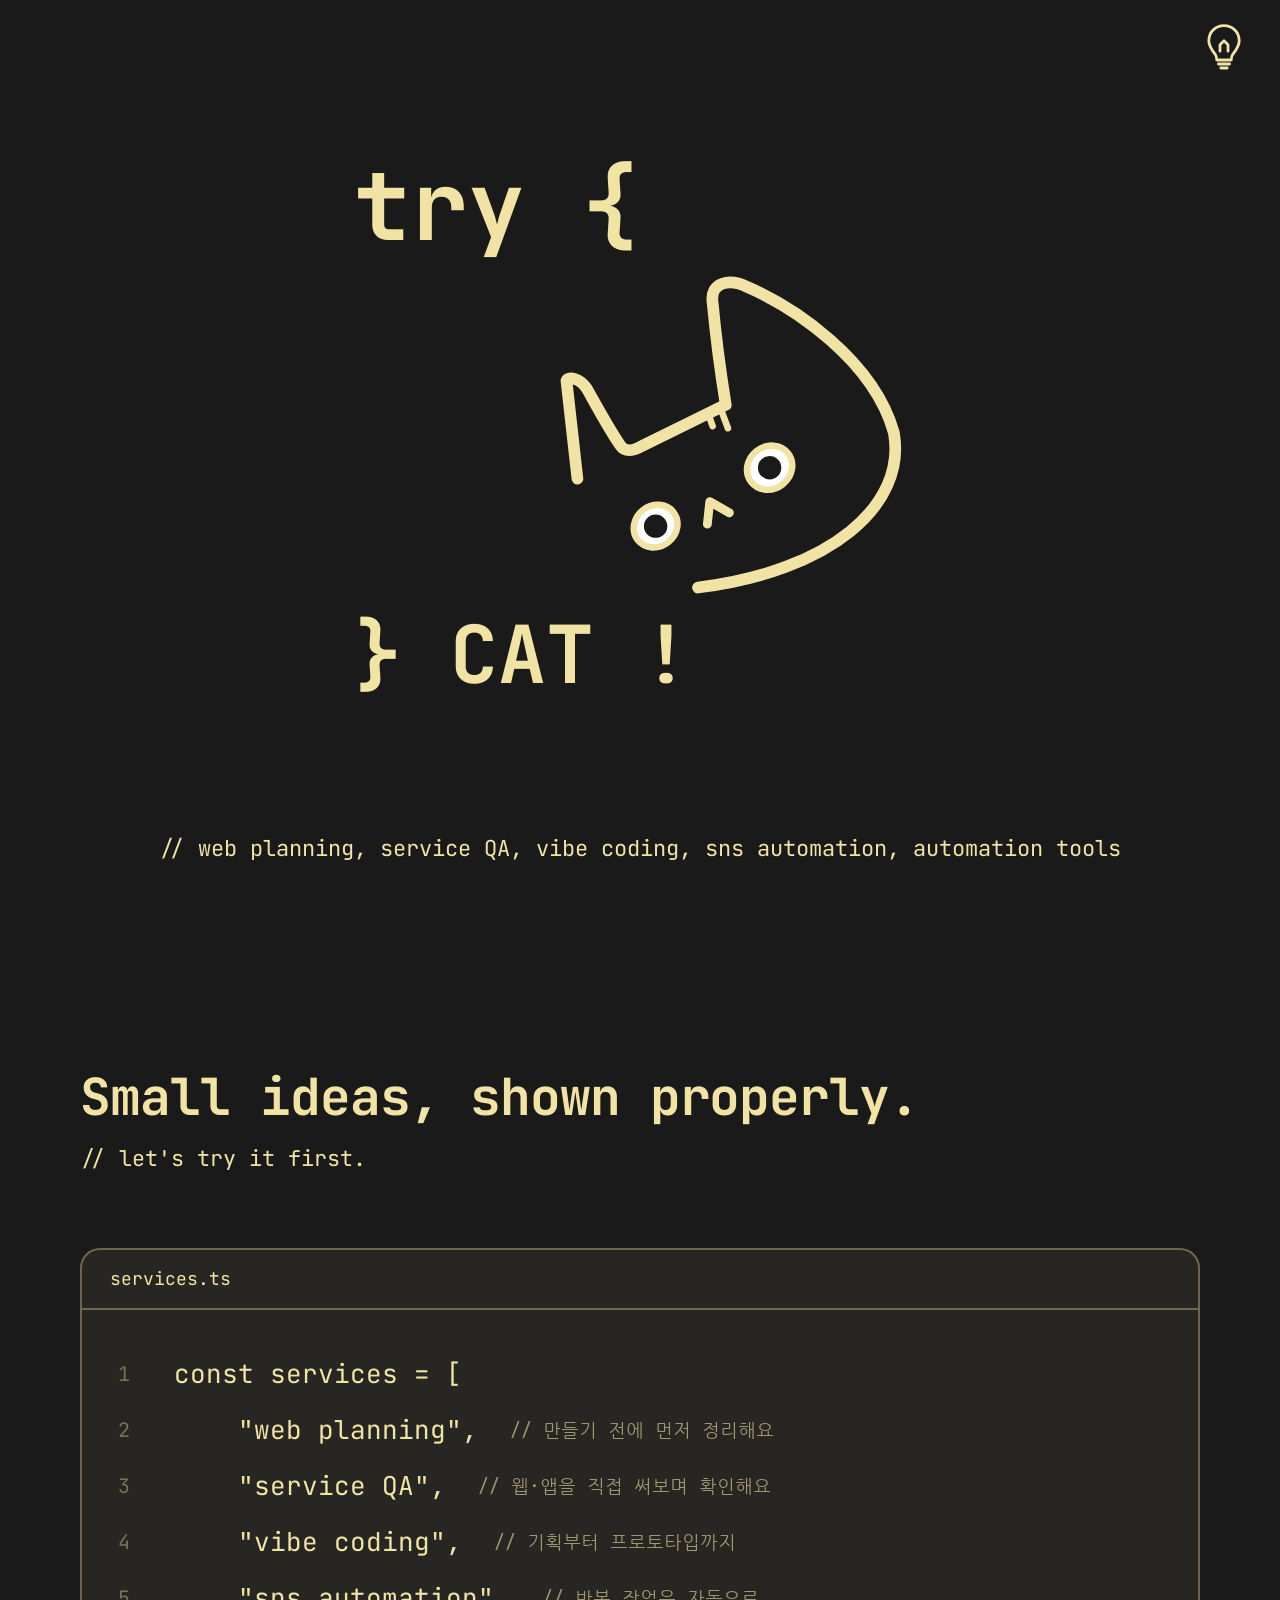
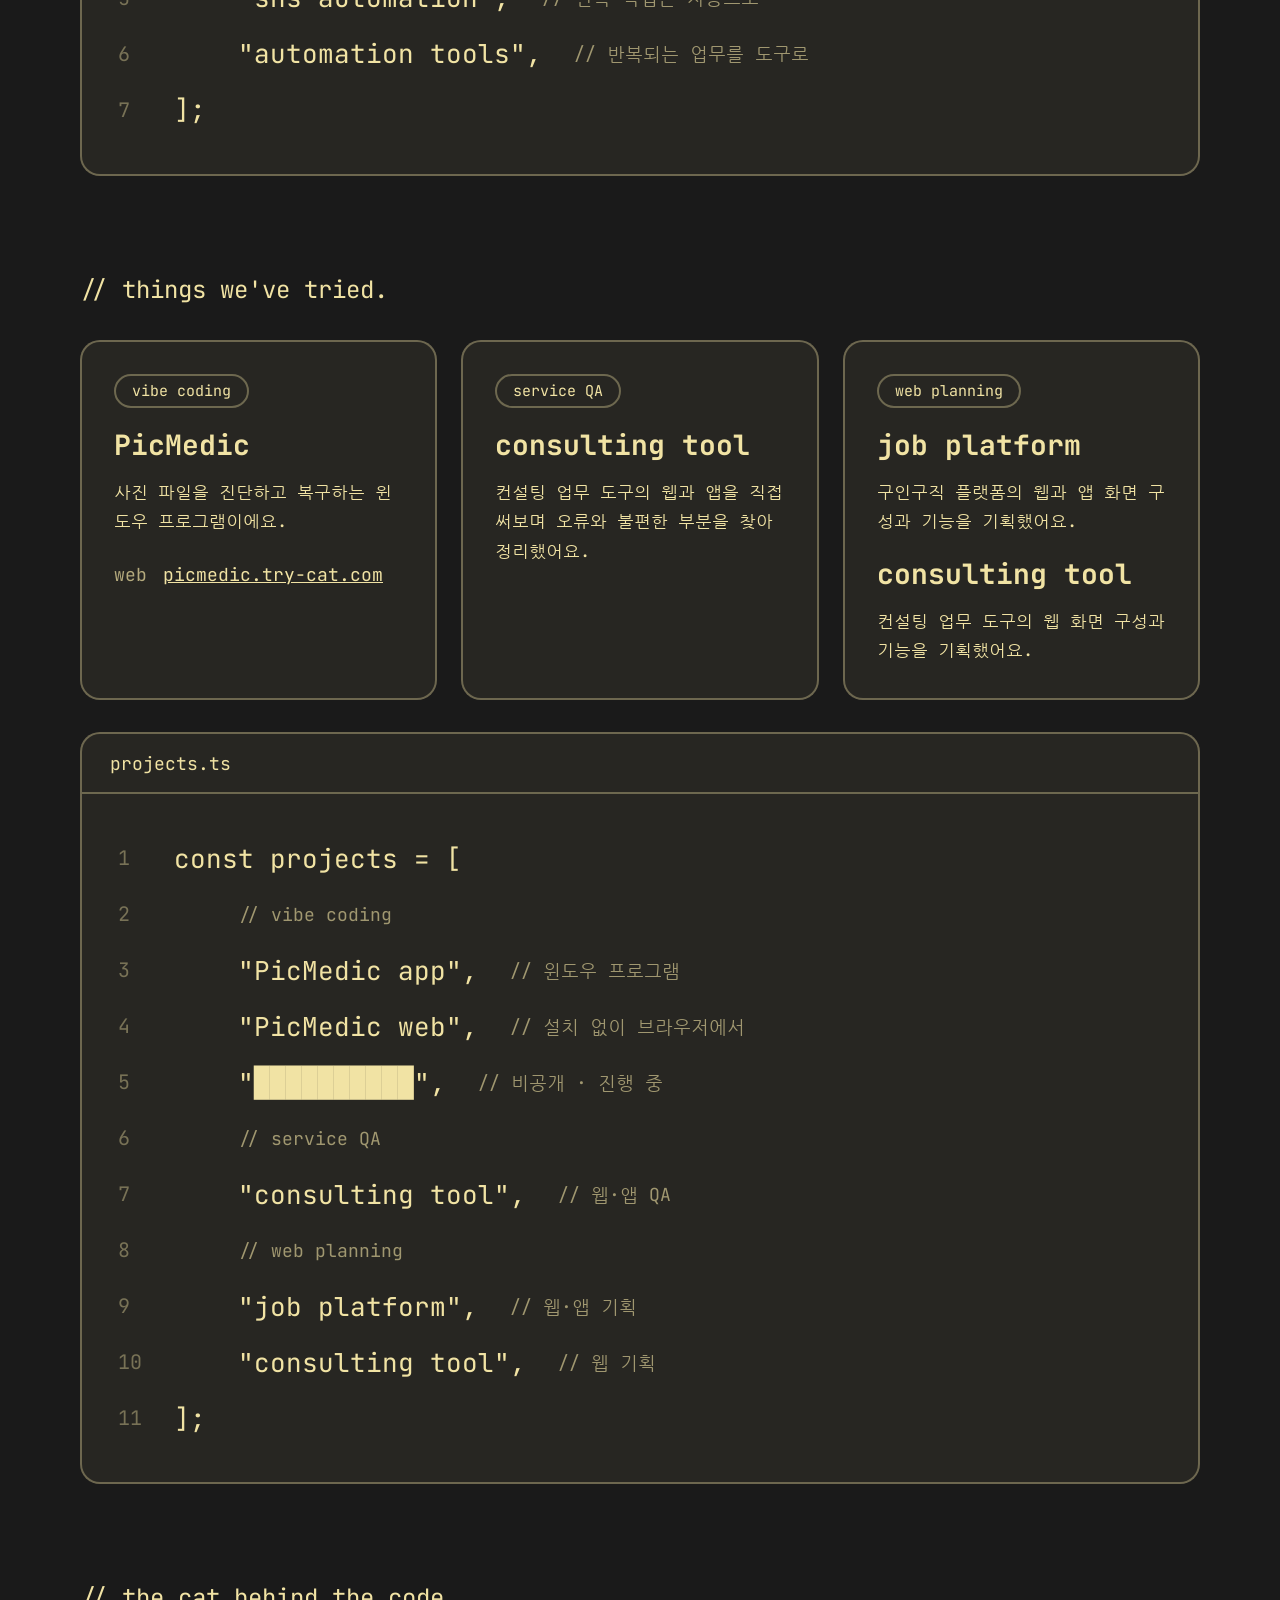
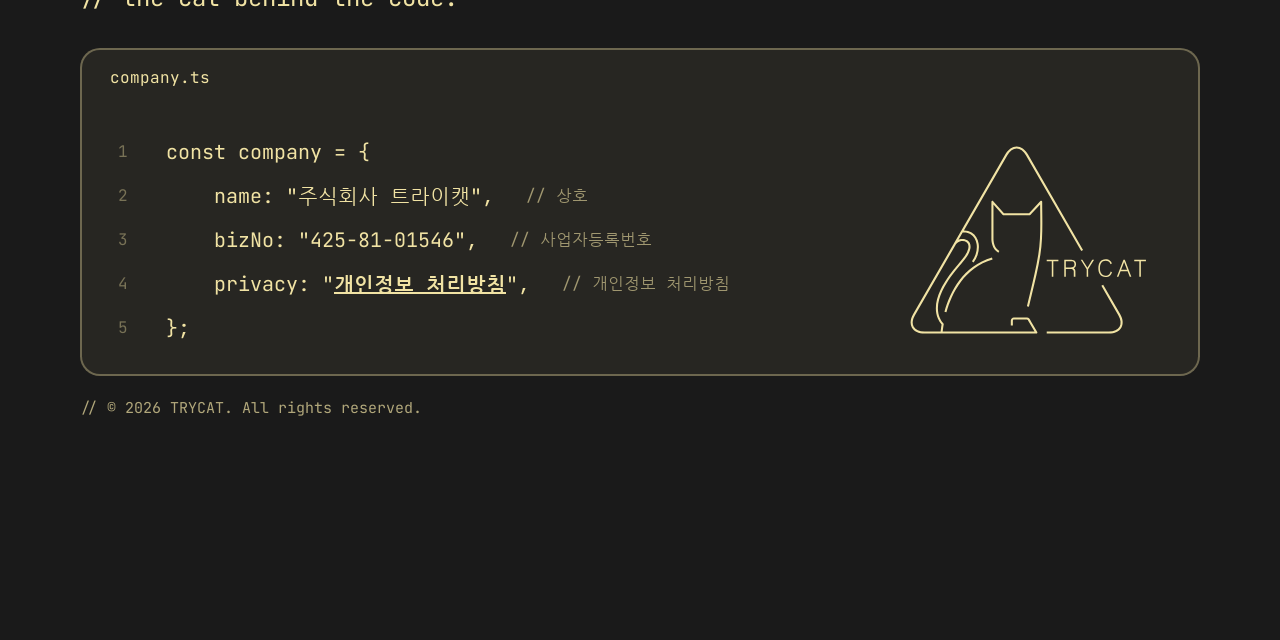
<file: index.html>
<!doctype html>
<html lang="ko" data-theme="dark">
<head>
<meta charset="utf-8">
<meta name="viewport" content="width=device-width, initial-scale=1, viewport-fit=cover">
<title>TRYCAT — small ideas, shown properly.</title>
<meta name="description" content="웹 기획, 서비스 QA, 바이브코딩, SNS 자동화, 자동화 툴. 작은 아이디어도 제대로 보여드립니다.">
<meta name="keywords" content="TRYCAT, 트라이캣, 웹 기획, 서비스 QA, 바이브코딩, SNS 자동화, 자동화 툴, PicMedic, 픽메딕">
<link rel="canonical" href="https://try-cat.com/">
<meta name="naver-site-verification" content="a7a4504d5a5f84b9ec6ec02ded72ef6a7875d18d">
<meta name="theme-color" content="#1A1A1A">
<meta property="og:type" content="website">
<meta property="og:url" content="https://try-cat.com/">
<meta property="og:site_name" content="TRYCAT">
<meta property="og:title" content="TRYCAT — small ideas, shown properly.">
<meta property="og:description" content="웹 기획, 서비스 QA, 바이브코딩, SNS 자동화, 자동화 툴. 작은 아이디어도 제대로 보여드립니다.">
<meta property="og:image" content="https://try-cat.com/assets/og-image.png">
<meta property="og:image:width" content="1200">
<meta property="og:image:height" content="630">
<meta name="twitter:card" content="summary_large_image">
<link rel="icon" href="favicon.svg" type="image/svg+xml">
<link rel="apple-touch-icon" href="apple-touch-icon.png">
<link rel="preconnect" href="https://fonts.googleapis.com">
<link rel="preconnect" href="https://fonts.gstatic.com" crossorigin>
<link rel="stylesheet" href="https://fonts.googleapis.com/css2?family=JetBrains+Mono:wght@400;700&amp;family=Nanum+Gothic+Coding:wght@400;700&amp;display=swap">
<link rel="stylesheet" href="style.css">
<script type="application/ld+json">
{"@context":"https://schema.org","@type":"Organization","name":"TRYCAT","alternateName":"트라이캣","legalName":"주식회사 트라이캣","url":"https://try-cat.com/","logo":"https://try-cat.com/apple-touch-icon.png"}
</script>
<script>try{var t=localStorage.getItem('trycat-theme');if(t==='light'||t==='dark')document.documentElement.setAttribute('data-theme',t)}catch(e){}</script>
</head>
<body>
<a class="skip" href="#main">본문으로 건너뛰기</a>
<button type="button" class="lamp" id="lamp" aria-pressed="false" aria-label="불 켜기">
<svg viewBox="-8 2 80 66" aria-hidden="true">
<path class="lp" d="M32 9 C21 9 13 17 13 28 C13 35 17 40 21 45 C23 47.5 23 50 23 52 H41 C41 50 41 47.5 43 45 C47 40 51 35 51 28 C51 17 43 9 32 9 Z"/>
<path class="lp" d="M25 57 H39 M28 62 H36"/>
<path class="lp" d="M27 41 V33 L32 28 L37 33 V41"/>
<g class="lp-on">
<path class="lp-fill" d="M32 9 C21 9 13 17 13 28 C13 35 17 40 21 45 C23 47.5 23 50 23 52 H41 C41 50 41 47.5 43 45 C47 40 51 35 51 28 C51 17 43 9 32 9 Z"/>
<path class="lp" d="M6 12 L1 8 M58 12 L63 8 M4 30 H-2 M60 30 H66 M6 46 L1 50 M58 46 L63 50"/>
</g>
</svg>
</button>

<header class="hero">
<h1 class="trycatch" aria-label="try, cat">
<span class="try">try {</span>
<svg class="cat" id="cat" viewBox="112 392 520 460" role="img" aria-label="고개를 갸웃한 고양이">
<path class="ink w16" d="M155 683 L140 549 C143 543 158 545 168 560 C182 585 198 615 214 638 C220 647 232 645 244 638 L358 582 C352 545 344 485 340 442 C336 415 362 408 388 421 C450 448 560 520 588 620 C606 720 500 810 320 832"/>
<path class="ink w9" d="M334 594 L340 611 M352 590 L361 614"/>
<g class="eyes-thin">
<ellipse class="eye w9" cx="262" cy="748" rx="40" ry="22" transform="rotate(-38 262 748)"/>
<ellipse class="eye w9" cx="418" cy="668" rx="41" ry="23" transform="rotate(-38 418 668)"/>
<g class="pupils pupils-thin">
<ellipse class="pupil" cx="262" cy="748" rx="5" ry="15" transform="rotate(-38 262 748)"/>
<ellipse class="pupil" cx="418" cy="668" rx="5" ry="15" transform="rotate(-38 418 668)"/>
</g>
</g>
<g class="eyes-round">
<ellipse class="eye w9" cx="262" cy="748" rx="31" ry="28" transform="rotate(-38 262 748)"/>
<ellipse class="eye w9" cx="418" cy="668" rx="32" ry="29" transform="rotate(-38 418 668)"/>
<g class="pupils pupils-round">
<circle class="pupil" cx="262" cy="748" r="16"/>
<circle class="pupil" cx="418" cy="668" r="16"/>
</g>
</g>
<path class="ink w12" d="M332.8 745.3 L336.1 714.4 L363 729.9"/>
</svg>
<span>} CAT !</span>
</h1>
<p class="hero-note">// web planning, service QA, vibe coding, sns automation, automation tools</p>
</header>

<main id="main">

<section class="section" aria-labelledby="t-services">
<div class="wrap">
<h2 class="title" id="t-services">Small ideas, shown properly.</h2>
<p class="lead">// let's try it first.</p>
<div class="win first only-desktop">
<div class="win-title">services.ts</div>
<div class="win-body">
<div class="cl"><span class="code">const services = [</span></div>
<div class="cl"><button type="button" class="kw" aria-describedby="sv-tip-1">"web planning",</button><span class="cm">// 만들기 전에 먼저 정리해요</span><span class="tip" role="tooltip" id="sv-tip-1">만들기 전에 먼저 정리해요. 아이디어를 화면 구성과 기능 목록으로 풀어서 무엇을 만들지 눈에 보이게 해드려요.</span></div>
<div class="cl"><button type="button" class="kw" aria-describedby="sv-tip-2">"service QA",</button><span class="cm">// 웹·앱을 직접 써보며 확인해요</span><span class="tip" role="tooltip" id="sv-tip-2">웹과 앱 서비스를 직접 써보며 확인해요. 화면과 기능의 오류, 불편한 부분을 찾아 정리해드려요.</span></div>
<div class="cl"><button type="button" class="kw" aria-describedby="sv-tip-3">"vibe coding",</button><span class="cm">// 기획부터 프로토타입까지</span><span class="tip" role="tooltip" id="sv-tip-3">프롬프트 설계부터 기획, 프로토타입까지 AI와 함께 진행해요. 아이디어를 직접 눌러볼 수 있는 결과물로 빠르게 보여드려요.</span></div>
<div class="cl"><button type="button" class="kw" aria-describedby="sv-tip-4">"sns automation",</button><span class="cm">// 반복 작업은 자동으로</span><span class="tip" role="tooltip" id="sv-tip-4">반복되는 게시와 콘텐츠 생성, 예약 게시, 채널 운영 도구의 자동화를 쉽고 간편하게 시작해보세요.</span></div>
<div class="cl"><button type="button" class="kw" aria-describedby="sv-tip-5">"automation tools",</button><span class="cm">// 반복되는 업무를 도구로</span><span class="tip" role="tooltip" id="sv-tip-5">반복되는 업무를 덜어주는 도구를 만들어요. 혼자 쓰는 업무 도구부터 눌러볼 수 있는 시제품까지 작게 시작해요.</span></div>
<div class="cl"><span class="code">];</span></div>
</div>
</div>
<div class="acc-list only-mobile">
<details class="acc" open><summary><h3>web planning</h3><span class="plus" aria-hidden="true">+</span></summary><p>만들기 전에 먼저 정리해요. 아이디어를 화면 구성과 기능 목록으로 풀어서 무엇을 만들지 눈에 보이게 해드려요.</p></details>
<details class="acc"><summary><h3>service QA</h3><span class="plus" aria-hidden="true">+</span></summary><p>웹과 앱 서비스를 직접 써보며 확인해요. 화면과 기능의 오류, 불편한 부분을 찾아 정리해드려요.</p></details>
<details class="acc"><summary><h3>vibe coding</h3><span class="plus" aria-hidden="true">+</span></summary><p>프롬프트 설계부터 기획, 프로토타입까지 AI와 함께 진행해요. 아이디어를 직접 눌러볼 수 있는 결과물로 빠르게 보여드려요.</p></details>
<details class="acc"><summary><h3>sns automation</h3><span class="plus" aria-hidden="true">+</span></summary><p>반복되는 게시와 콘텐츠 생성, 예약 게시, 채널 운영 도구의 자동화를 쉽고 간편하게 시작해보세요.</p></details>
<details class="acc"><summary><h3>automation tools</h3><span class="plus" aria-hidden="true">+</span></summary><p>반복되는 업무를 덜어주는 도구를 만들어요. 혼자 쓰는 업무 도구부터 눌러볼 수 있는 시제품까지 작게 시작해요.</p></details>
</div>
</div>
</section>

<section aria-label="레퍼런스">
<div class="wrap">
<p class="cmt">// things we've tried.</p>
<div class="cards">
<article class="card">
<div>
<span class="chip">vibe coding</span>
<h3>PicMedic</h3>
<p class="desc">사진 파일을 진단하고 복구하는 윈도우 프로그램이에요.</p>
</div>
<!-- 화면 캡처를 넣으려면: assets/picmedic.png 파일을 올리고, 아래 img 줄 앞뒤의 주석 표시를 지워주세요.
<img class="shot" src="assets/picmedic.png" alt="PicMedic 프로그램 화면">
-->
<p class="links" data-site-row="picmedicUrl"><span>web</span><a data-site="picmedicUrl" href="#"></a></p>
</article>
<article class="card">
<div>
<span class="chip">service QA</span>
<h3>consulting tool</h3>
<p class="desc">컨설팅 업무 도구의 웹과 앱을 직접 써보며 오류와 불편한 부분을 찾아 정리했어요.</p>
</div>
</article>
<article class="card">
<div>
<span class="chip">web planning</span>
<h3>job platform</h3>
<p class="desc">구인구직 플랫폼의 웹과 앱 화면 구성과 기능을 기획했어요.</p>
<h3>consulting tool</h3>
<p class="desc">컨설팅 업무 도구의 웹 화면 구성과 기능을 기획했어요.</p>
</div>
</article>
</div>
<div class="win only-desktop">
<div class="win-title">projects.ts</div>
<div class="win-body">
<div class="cl"><span class="code">const projects = [</span></div>
<div class="cl"><span class="cm grp">// vibe coding</span></div>
<div class="cl"><button type="button" class="kw" aria-describedby="pj-tip-1">"PicMedic app",</button><span class="cm">// 윈도우 프로그램</span><span class="tip" role="tooltip" id="pj-tip-1">사진 파일을 진단하고 복구하는 윈도우 프로그램이에요.</span></div>
<div class="cl"><button type="button" class="kw" aria-describedby="pj-tip-2">"PicMedic web",</button><span class="cm">// 설치 없이 브라우저에서</span><span class="tip" role="tooltip" id="pj-tip-2">설치 없이 브라우저에서 바로 쓰는 웹 버전이에요.</span></div>
<div class="cl"><button type="button" class="kw" aria-describedby="pj-tip-3">"██████████",</button><span class="cm">// 비공개 · 진행 중</span><span class="tip" role="tooltip" id="pj-tip-3">아직 공개할 수 없는 프로젝트를 만들고 있어요.</span></div>
<div class="cl"><span class="cm grp">// service QA</span></div>
<div class="cl"><button type="button" class="kw" aria-describedby="pj-tip-4">"consulting tool",</button><span class="cm">// 웹·앱 QA</span><span class="tip" role="tooltip" id="pj-tip-4">컨설팅 업무 도구의 웹과 앱을 직접 써보며 오류와 불편한 부분을 찾아 정리했어요.</span></div>
<div class="cl"><span class="cm grp">// web planning</span></div>
<div class="cl"><button type="button" class="kw" aria-describedby="pj-tip-5">"job platform",</button><span class="cm">// 웹·앱 기획</span><span class="tip" role="tooltip" id="pj-tip-5">구인구직 플랫폼의 웹과 앱 화면 구성과 기능을 기획했어요.</span></div>
<div class="cl"><button type="button" class="kw" aria-describedby="pj-tip-6">"consulting tool",</button><span class="cm">// 웹 기획</span><span class="tip" role="tooltip" id="pj-tip-6">컨설팅 업무 도구의 웹 화면 구성과 기능을 기획했어요.</span></div>
<div class="cl"><span class="code">];</span></div>
</div>
</div>
</div>
</section>

<section aria-label="문의" data-site-row="email">
<div class="wrap">
<p class="cmt">// got a small idea? leave it here.</p>

<div class="win only-desktop" style="margin-top:32px">
<div class="win-title">inquiry.ts</div>
<div class="win-body">
<div class="cl"><span class="code">const inquiry = {</span></div>
<div class="field"><label class="k" for="f-name">name:</label><span class="q">"</span><input class="in" id="f-name" type="text" autocomplete="name" placeholder="이름"><span class="q">",</span></div>
<div class="field"><label class="k" for="f-email">email:</label><span class="q">"</span><input class="in" id="f-email" type="email" autocomplete="email" placeholder="이메일 주소"><span class="q">",</span></div>
<div class="field top"><label class="k" for="f-idea">idea:</label><span class="q">"</span><textarea class="in" id="f-idea" rows="3" placeholder="어떤 아이디어인가요?"></textarea><span class="q">",</span></div>
<div class="cl"><span class="code">};</span></div>
<div class="field send-line"><button type="button" class="send" id="send">try { send(inquiry) }</button><span class="hint">// 누르면 메일 앱이 열려요</span></div>
<div class="cl status-line" role="status" aria-live="polite"><span class="txt" id="status-text"></span><button type="button" class="lnk" id="reset" hidden>reset</button></div>
</div>
</div>

<p class="contact-line only-mobile"><span>contact</span><a data-site="email" href="#"></a></p>
</div>
</section>

</main>

<footer class="footer">
<div class="wrap">
<p class="cmt">// the cat behind the code.</p>

<div class="win only-desktop">
<div class="win-title plain">company.ts</div>
<div class="company">
<div class="lines">
<div class="cl"><span class="code">const company = {</span></div>
<div class="cl" data-site-row="company"><span class="code indent">name: "<span data-site="company"></span>",</span><span class="cm">// 상호</span></div>
<div class="cl" data-site-row="bizNo"><span class="code indent">bizNo: "<span data-site="bizNo"></span>",</span><span class="cm">// 사업자등록번호</span></div>
<div class="cl"><span class="code indent">privacy: "<a href="privacy_policy.html"><strong>개인정보 처리방침</strong></a>",</span><span class="cm">// 개인정보 처리방침</span></div>
<div class="cl" data-site-row="email"><span class="code indent">email: "<a data-site="email" href="#"></a>",</span><span class="cm">// 문의</span></div>
<div class="cl"><span class="code">};</span></div>
</div>
<div class="logo-panel">
<svg class="logo" viewBox="177 222 445 355" role="img" aria-label="TRYCAT 로고">
<path class="lg" d="M 443.617188 468.09375 L 446.464844 468.09375 L 446.464844 439.179688 L 455.878906 439.179688 L 455.878906 436.449219 L 434.203125 436.449219 L 434.203125 439.179688 L 443.617188 439.179688 Z M 443.617188 468.09375"/>
<path class="lg" d="M 478.238281 451.117188 L 469.621094 451.117188 L 469.621094 439.179688 L 477.527344 439.179688 C 478.375 439.179688 479.117188 439.199219 479.75 439.238281 C 480.371094 439.28125 480.875 439.324219 481.222656 439.375 C 484.292969 439.933594 485.726562 441.78125 485.726562 445.1875 C 485.726562 449.234375 483.34375 451.117188 478.238281 451.117188 M 488.574219 445.0625 C 488.574219 441.734375 487.457031 439.355469 485.25 437.984375 C 483.574219 436.96875 480.972656 436.449219 477.527344 436.449219 L 466.773438 436.449219 L 466.773438 468.09375 L 469.621094 468.09375 L 469.621094 453.804688 L 478.03125 453.804688 C 480.007812 453.804688 481.453125 454.03125 482.328125 454.480469 C 483.375 455.015625 484.039062 456.097656 484.296875 457.675781 C 484.324219 457.886719 484.347656 458.222656 484.359375 458.679688 C 484.375 459.164062 484.382812 459.808594 484.382812 460.613281 L 484.382812 468.09375 L 487.449219 468.09375 L 487.398438 461.621094 C 487.398438 457.847656 487.371094 457.699219 487.355469 457.648438 C 487.121094 455.148438 486.125 453.40625 484.398438 452.460938 C 487.167969 451.027344 488.574219 448.539062 488.574219 445.0625"/>
<path class="lg" d="M 497.347656 436.449219 L 508.292969 454.015625 L 508.292969 468.09375 L 511.105469 468.09375 L 510.996094 454.472656 L 522.042969 436.449219 L 520.742188 436.453125 L 518.570312 436.789062 L 509.75 451.242188 L 500.21875 436.449219 Z M 497.347656 436.449219"/>
<path class="lg" d="M 543.214844 468.679688 C 546.738281 468.679688 549.644531 467.703125 551.839844 465.769531 C 553.476562 464.3125 554.597656 462.46875 555.238281 460.015625 L 555.3125 459.738281 L 552.777344 458.429688 L 552.5625 459.3125 C 552.128906 461.144531 551.226562 462.660156 549.894531 463.8125 C 548.160156 465.316406 545.839844 466.078125 543.003906 466.078125 C 539.523438 466.078125 536.871094 464.636719 535.121094 461.789062 C 533.597656 459.367188 532.828125 456.1875 532.828125 452.335938 C 532.828125 448.507812 533.625 445.300781 535.203125 442.796875 C 537.035156 439.882812 539.65625 438.464844 543.214844 438.464844 C 548.011719 438.464844 550.96875 440.339844 552.246094 444.191406 L 552.503906 444.988281 L 554.828125 443.785156 L 555 443.347656 L 554.890625 443.054688 C 554.210938 441.175781 553.070312 439.613281 551.515625 438.414062 C 549.328125 436.664062 546.617188 435.777344 543.46875 435.777344 C 538.839844 435.777344 535.304688 437.492188 532.957031 440.878906 C 530.953125 443.816406 529.9375 447.671875 529.9375 452.335938 C 529.9375 457.003906 530.925781 460.800781 532.878906 463.621094 C 535.195312 466.976562 538.667969 468.679688 543.214844 468.679688"/>
<path class="lg" d="M 572.203125 455.109375 L 577.753906 440.785156 L 583.199219 455.109375 Z M 576.476562 436.449219 L 564.28125 468.09375 L 567.191406 468.09375 L 571.144531 457.796875 L 584.242188 457.796875 L 588.152344 468.09375 L 591.058594 468.09375 L 579.050781 436.449219 Z M 576.476562 436.449219"/>
<path class="lg" d="M 596.511719 436.449219 L 596.511719 439.179688 L 605.921875 439.179688 L 605.921875 468.09375 L 608.769531 468.09375 L 608.769531 439.179688 L 618.183594 439.179688 L 618.183594 436.449219 Z M 596.511719 436.449219"/>
<path class="lg" d="M 538.851562 482.941406 L 535.535156 484.859375 L 566.976562 539.316406 C 571.714844 547.53125 572.523438 555.175781 569.253906 560.847656 C 565.976562 566.519531 558.949219 569.640625 549.46875 569.640625 L 434.203125 569.640625 L 434.203125 573.472656 L 549.46875 573.472656 C 560.378906 573.472656 568.582031 569.671875 572.570312 562.761719 C 576.558594 555.855469 575.75 546.847656 570.292969 537.402344 Z M 538.851562 482.941406"/>
<path class="lg" d="M 425.835938 329.203125 C 425.835938 328.414062 425.351562 327.707031 424.617188 327.417969 C 423.886719 327.128906 423.054688 327.320312 422.515625 327.894531 L 401.492188 350.496094 L 354.9375 350.496094 L 334.996094 327.933594 C 334.46875 327.335938 333.632812 327.128906 332.878906 327.410156 C 332.136719 327.691406 331.644531 328.40625 331.644531 329.203125 L 331.644531 397.09375 C 331.609375 397.871094 330.9375 416.179688 344.507812 423.6875 L 346.363281 420.335938 C 334.890625 413.992188 335.46875 397.433594 335.476562 397.183594 L 335.476562 334.265625 L 352.636719 353.679688 C 353 354.09375 353.519531 354.328125 354.070312 354.328125 L 402.328125 354.328125 C 402.859375 354.328125 403.367188 354.105469 403.730469 353.714844 L 422.015625 334.0625 C 422.039062 339.222656 422.097656 344.367188 422.15625 349.5 C 422.457031 375.90625 422.738281 400.84375 418.664062 426.570312 C 414.765625 451.175781 408.792969 475.828125 403.019531 499.671875 C 401.152344 507.390625 399.28125 515.109375 397.476562 522.839844 L 401.210938 523.710938 C 403.011719 515.992188 404.882812 508.285156 406.746094 500.574219 C 412.539062 476.660156 418.523438 451.929688 422.449219 427.167969 C 426.578125 401.121094 426.277344 374.859375 425.988281 349.457031 C 425.914062 342.730469 425.835938 335.980469 425.835938 329.203125"/>
<path class="lg" d="M 244.59375 533.0625 L 248.28125 534.105469 C 258.554688 497.792969 281.730469 451.304688 333.796875 436.058594 L 332.71875 432.378906 C 278.972656 448.121094 255.128906 495.820312 244.59375 533.0625"/>
<path class="lg" d="M 187.636719 560.847656 C 184.363281 555.175781 185.167969 547.53125 189.910156 539.320312 L 265.628906 408.171875 C 267.792969 405.035156 271.722656 402.667969 275.902344 401.992188 C 279.542969 401.394531 282.933594 402.121094 285.453125 404.03125 C 289.875 407.382812 289.425781 412.953125 288.761719 415.980469 C 286.613281 425.785156 279.683594 433.726562 272.984375 441.40625 L 270.410156 444.367188 C 264.75 450.953125 258.898438 457.757812 253.585938 465.328125 C 238.746094 486.460938 220.421875 517.828125 232.5625 546.082031 C 234.175781 549.832031 236.421875 553.441406 239.238281 556.828125 C 238.226562 562.839844 237.734375 567.316406 237.515625 569.640625 L 207.417969 569.640625 C 197.933594 569.640625 190.910156 566.519531 187.636719 560.847656 M 404.851562 550.640625 C 404.613281 550.242188 404.386719 549.785156 404.144531 549.3125 C 403.015625 547.085938 401.3125 543.722656 397.53125 543.671875 L 373.328125 543.671875 C 370.160156 543.671875 367.65625 546.1875 367.625 549.425781 C 367.617188 552.527344 367.613281 555.609375 367.636719 558.585938 L 371.46875 558.558594 C 371.445312 555.59375 371.453125 552.519531 371.460938 549.4375 C 371.472656 548.355469 372.289062 547.507812 373.328125 547.507812 L 397.507812 547.507812 C 398.84375 547.523438 399.648438 548.917969 400.726562 551.042969 C 401.003906 551.597656 401.277344 552.128906 401.554688 552.59375 L 411.640625 569.640625 L 241.371094 569.640625 C 241.609375 567.171875 242.132812 562.589844 243.164062 556.59375 C 243.261719 556.03125 243.101562 555.453125 242.726562 555.015625 C 239.890625 551.730469 237.65625 548.214844 236.085938 544.570312 C 224.703125 518.078125 242.410156 487.914062 256.722656 467.53125 C 261.929688 460.117188 267.71875 453.382812 273.320312 446.867188 L 275.871094 443.921875 C 282.890625 435.882812 290.148438 427.566406 292.503906 416.800781 C 293.96875 410.132812 292.238281 404.367188 287.765625 400.976562 C 284.40625 398.425781 279.96875 397.449219 275.285156 398.203125 C 273.65625 398.46875 272.078125 398.953125 270.582031 399.589844 L 278.316406 386.195312 C 283.679688 385.554688 288.863281 386.652344 292.972656 389.355469 C 299.074219 393.375 302.960938 399.660156 304.207031 407.542969 C 305.90625 418.238281 302.542969 430.726562 295.644531 439.359375 L 298.640625 441.75 C 306.179688 432.316406 309.851562 418.652344 307.996094 406.941406 C 306.574219 397.96875 302.105469 390.78125 295.082031 386.15625 C 290.929688 383.421875 285.902344 382.078125 280.625 382.195312 L 360.933594 243.09375 C 365.675781 234.882812 371.894531 230.359375 378.441406 230.359375 C 384.988281 230.359375 391.207031 234.882812 395.949219 243.09375 L 498.238281 420.257812 L 501.554688 418.339844 L 399.269531 241.179688 C 393.8125 231.730469 386.417969 226.527344 378.441406 226.527344 C 370.46875 226.527344 363.070312 231.730469 357.613281 241.179688 L 186.589844 537.402344 C 181.136719 546.847656 180.328125 555.855469 184.316406 562.761719 C 188.300781 569.671875 196.507812 573.472656 207.417969 573.472656 L 415 573.472656 C 415.691406 573.472656 416.324219 573.105469 416.667969 572.507812 C 417.007812 571.910156 417 571.171875 416.652344 570.582031 Z M 404.851562 550.640625"/>
</svg>
</div>
</div>
</div>

<div class="only-mobile" style="margin-top:24px">
<svg class="logo" viewBox="177 222 445 355" role="img" aria-label="TRYCAT 로고">
<path class="lg" d="M 443.617188 468.09375 L 446.464844 468.09375 L 446.464844 439.179688 L 455.878906 439.179688 L 455.878906 436.449219 L 434.203125 436.449219 L 434.203125 439.179688 L 443.617188 439.179688 Z M 443.617188 468.09375"/>
<path class="lg" d="M 478.238281 451.117188 L 469.621094 451.117188 L 469.621094 439.179688 L 477.527344 439.179688 C 478.375 439.179688 479.117188 439.199219 479.75 439.238281 C 480.371094 439.28125 480.875 439.324219 481.222656 439.375 C 484.292969 439.933594 485.726562 441.78125 485.726562 445.1875 C 485.726562 449.234375 483.34375 451.117188 478.238281 451.117188 M 488.574219 445.0625 C 488.574219 441.734375 487.457031 439.355469 485.25 437.984375 C 483.574219 436.96875 480.972656 436.449219 477.527344 436.449219 L 466.773438 436.449219 L 466.773438 468.09375 L 469.621094 468.09375 L 469.621094 453.804688 L 478.03125 453.804688 C 480.007812 453.804688 481.453125 454.03125 482.328125 454.480469 C 483.375 455.015625 484.039062 456.097656 484.296875 457.675781 C 484.324219 457.886719 484.347656 458.222656 484.359375 458.679688 C 484.375 459.164062 484.382812 459.808594 484.382812 460.613281 L 484.382812 468.09375 L 487.449219 468.09375 L 487.398438 461.621094 C 487.398438 457.847656 487.371094 457.699219 487.355469 457.648438 C 487.121094 455.148438 486.125 453.40625 484.398438 452.460938 C 487.167969 451.027344 488.574219 448.539062 488.574219 445.0625"/>
<path class="lg" d="M 497.347656 436.449219 L 508.292969 454.015625 L 508.292969 468.09375 L 511.105469 468.09375 L 510.996094 454.472656 L 522.042969 436.449219 L 520.742188 436.453125 L 518.570312 436.789062 L 509.75 451.242188 L 500.21875 436.449219 Z M 497.347656 436.449219"/>
<path class="lg" d="M 543.214844 468.679688 C 546.738281 468.679688 549.644531 467.703125 551.839844 465.769531 C 553.476562 464.3125 554.597656 462.46875 555.238281 460.015625 L 555.3125 459.738281 L 552.777344 458.429688 L 552.5625 459.3125 C 552.128906 461.144531 551.226562 462.660156 549.894531 463.8125 C 548.160156 465.316406 545.839844 466.078125 543.003906 466.078125 C 539.523438 466.078125 536.871094 464.636719 535.121094 461.789062 C 533.597656 459.367188 532.828125 456.1875 532.828125 452.335938 C 532.828125 448.507812 533.625 445.300781 535.203125 442.796875 C 537.035156 439.882812 539.65625 438.464844 543.214844 438.464844 C 548.011719 438.464844 550.96875 440.339844 552.246094 444.191406 L 552.503906 444.988281 L 554.828125 443.785156 L 555 443.347656 L 554.890625 443.054688 C 554.210938 441.175781 553.070312 439.613281 551.515625 438.414062 C 549.328125 436.664062 546.617188 435.777344 543.46875 435.777344 C 538.839844 435.777344 535.304688 437.492188 532.957031 440.878906 C 530.953125 443.816406 529.9375 447.671875 529.9375 452.335938 C 529.9375 457.003906 530.925781 460.800781 532.878906 463.621094 C 535.195312 466.976562 538.667969 468.679688 543.214844 468.679688"/>
<path class="lg" d="M 572.203125 455.109375 L 577.753906 440.785156 L 583.199219 455.109375 Z M 576.476562 436.449219 L 564.28125 468.09375 L 567.191406 468.09375 L 571.144531 457.796875 L 584.242188 457.796875 L 588.152344 468.09375 L 591.058594 468.09375 L 579.050781 436.449219 Z M 576.476562 436.449219"/>
<path class="lg" d="M 596.511719 436.449219 L 596.511719 439.179688 L 605.921875 439.179688 L 605.921875 468.09375 L 608.769531 468.09375 L 608.769531 439.179688 L 618.183594 439.179688 L 618.183594 436.449219 Z M 596.511719 436.449219"/>
<path class="lg" d="M 538.851562 482.941406 L 535.535156 484.859375 L 566.976562 539.316406 C 571.714844 547.53125 572.523438 555.175781 569.253906 560.847656 C 565.976562 566.519531 558.949219 569.640625 549.46875 569.640625 L 434.203125 569.640625 L 434.203125 573.472656 L 549.46875 573.472656 C 560.378906 573.472656 568.582031 569.671875 572.570312 562.761719 C 576.558594 555.855469 575.75 546.847656 570.292969 537.402344 Z M 538.851562 482.941406"/>
<path class="lg" d="M 425.835938 329.203125 C 425.835938 328.414062 425.351562 327.707031 424.617188 327.417969 C 423.886719 327.128906 423.054688 327.320312 422.515625 327.894531 L 401.492188 350.496094 L 354.9375 350.496094 L 334.996094 327.933594 C 334.46875 327.335938 333.632812 327.128906 332.878906 327.410156 C 332.136719 327.691406 331.644531 328.40625 331.644531 329.203125 L 331.644531 397.09375 C 331.609375 397.871094 330.9375 416.179688 344.507812 423.6875 L 346.363281 420.335938 C 334.890625 413.992188 335.46875 397.433594 335.476562 397.183594 L 335.476562 334.265625 L 352.636719 353.679688 C 353 354.09375 353.519531 354.328125 354.070312 354.328125 L 402.328125 354.328125 C 402.859375 354.328125 403.367188 354.105469 403.730469 353.714844 L 422.015625 334.0625 C 422.039062 339.222656 422.097656 344.367188 422.15625 349.5 C 422.457031 375.90625 422.738281 400.84375 418.664062 426.570312 C 414.765625 451.175781 408.792969 475.828125 403.019531 499.671875 C 401.152344 507.390625 399.28125 515.109375 397.476562 522.839844 L 401.210938 523.710938 C 403.011719 515.992188 404.882812 508.285156 406.746094 500.574219 C 412.539062 476.660156 418.523438 451.929688 422.449219 427.167969 C 426.578125 401.121094 426.277344 374.859375 425.988281 349.457031 C 425.914062 342.730469 425.835938 335.980469 425.835938 329.203125"/>
<path class="lg" d="M 244.59375 533.0625 L 248.28125 534.105469 C 258.554688 497.792969 281.730469 451.304688 333.796875 436.058594 L 332.71875 432.378906 C 278.972656 448.121094 255.128906 495.820312 244.59375 533.0625"/>
<path class="lg" d="M 187.636719 560.847656 C 184.363281 555.175781 185.167969 547.53125 189.910156 539.320312 L 265.628906 408.171875 C 267.792969 405.035156 271.722656 402.667969 275.902344 401.992188 C 279.542969 401.394531 282.933594 402.121094 285.453125 404.03125 C 289.875 407.382812 289.425781 412.953125 288.761719 415.980469 C 286.613281 425.785156 279.683594 433.726562 272.984375 441.40625 L 270.410156 444.367188 C 264.75 450.953125 258.898438 457.757812 253.585938 465.328125 C 238.746094 486.460938 220.421875 517.828125 232.5625 546.082031 C 234.175781 549.832031 236.421875 553.441406 239.238281 556.828125 C 238.226562 562.839844 237.734375 567.316406 237.515625 569.640625 L 207.417969 569.640625 C 197.933594 569.640625 190.910156 566.519531 187.636719 560.847656 M 404.851562 550.640625 C 404.613281 550.242188 404.386719 549.785156 404.144531 549.3125 C 403.015625 547.085938 401.3125 543.722656 397.53125 543.671875 L 373.328125 543.671875 C 370.160156 543.671875 367.65625 546.1875 367.625 549.425781 C 367.617188 552.527344 367.613281 555.609375 367.636719 558.585938 L 371.46875 558.558594 C 371.445312 555.59375 371.453125 552.519531 371.460938 549.4375 C 371.472656 548.355469 372.289062 547.507812 373.328125 547.507812 L 397.507812 547.507812 C 398.84375 547.523438 399.648438 548.917969 400.726562 551.042969 C 401.003906 551.597656 401.277344 552.128906 401.554688 552.59375 L 411.640625 569.640625 L 241.371094 569.640625 C 241.609375 567.171875 242.132812 562.589844 243.164062 556.59375 C 243.261719 556.03125 243.101562 555.453125 242.726562 555.015625 C 239.890625 551.730469 237.65625 548.214844 236.085938 544.570312 C 224.703125 518.078125 242.410156 487.914062 256.722656 467.53125 C 261.929688 460.117188 267.71875 453.382812 273.320312 446.867188 L 275.871094 443.921875 C 282.890625 435.882812 290.148438 427.566406 292.503906 416.800781 C 293.96875 410.132812 292.238281 404.367188 287.765625 400.976562 C 284.40625 398.425781 279.96875 397.449219 275.285156 398.203125 C 273.65625 398.46875 272.078125 398.953125 270.582031 399.589844 L 278.316406 386.195312 C 283.679688 385.554688 288.863281 386.652344 292.972656 389.355469 C 299.074219 393.375 302.960938 399.660156 304.207031 407.542969 C 305.90625 418.238281 302.542969 430.726562 295.644531 439.359375 L 298.640625 441.75 C 306.179688 432.316406 309.851562 418.652344 307.996094 406.941406 C 306.574219 397.96875 302.105469 390.78125 295.082031 386.15625 C 290.929688 383.421875 285.902344 382.078125 280.625 382.195312 L 360.933594 243.09375 C 365.675781 234.882812 371.894531 230.359375 378.441406 230.359375 C 384.988281 230.359375 391.207031 234.882812 395.949219 243.09375 L 498.238281 420.257812 L 501.554688 418.339844 L 399.269531 241.179688 C 393.8125 231.730469 386.417969 226.527344 378.441406 226.527344 C 370.46875 226.527344 363.070312 231.730469 357.613281 241.179688 L 186.589844 537.402344 C 181.136719 546.847656 180.328125 555.855469 184.316406 562.761719 C 188.300781 569.671875 196.507812 573.472656 207.417969 573.472656 L 415 573.472656 C 415.691406 573.472656 416.324219 573.105469 416.667969 572.507812 C 417.007812 571.910156 417 571.171875 416.652344 570.582031 Z M 404.851562 550.640625"/>
</svg>
<div class="plain-info">
<div data-site-row="company"><span>상호</span><span data-site="company"></span></div>
<div data-site-row="bizNo"><span>사업자등록번호</span><span data-site="bizNo"></span></div>
<div><span>개인정보</span><a href="privacy_policy.html"><strong>개인정보 처리방침</strong></a></div>
<div data-site-row="email"><span>이메일</span><a data-site="email" href="#"></a></div>
</div>
</div>

<p class="copy">// © 2026 TRYCAT. All rights reserved.</p>
</div>
</footer>

<div class="catcorner" aria-hidden="true"><img src="assets/cat-photo.png" alt="" width="320" height="271"></div>

<script src="config.js"></script>
<script src="script.js"></script>
</body>
</html>
</file>
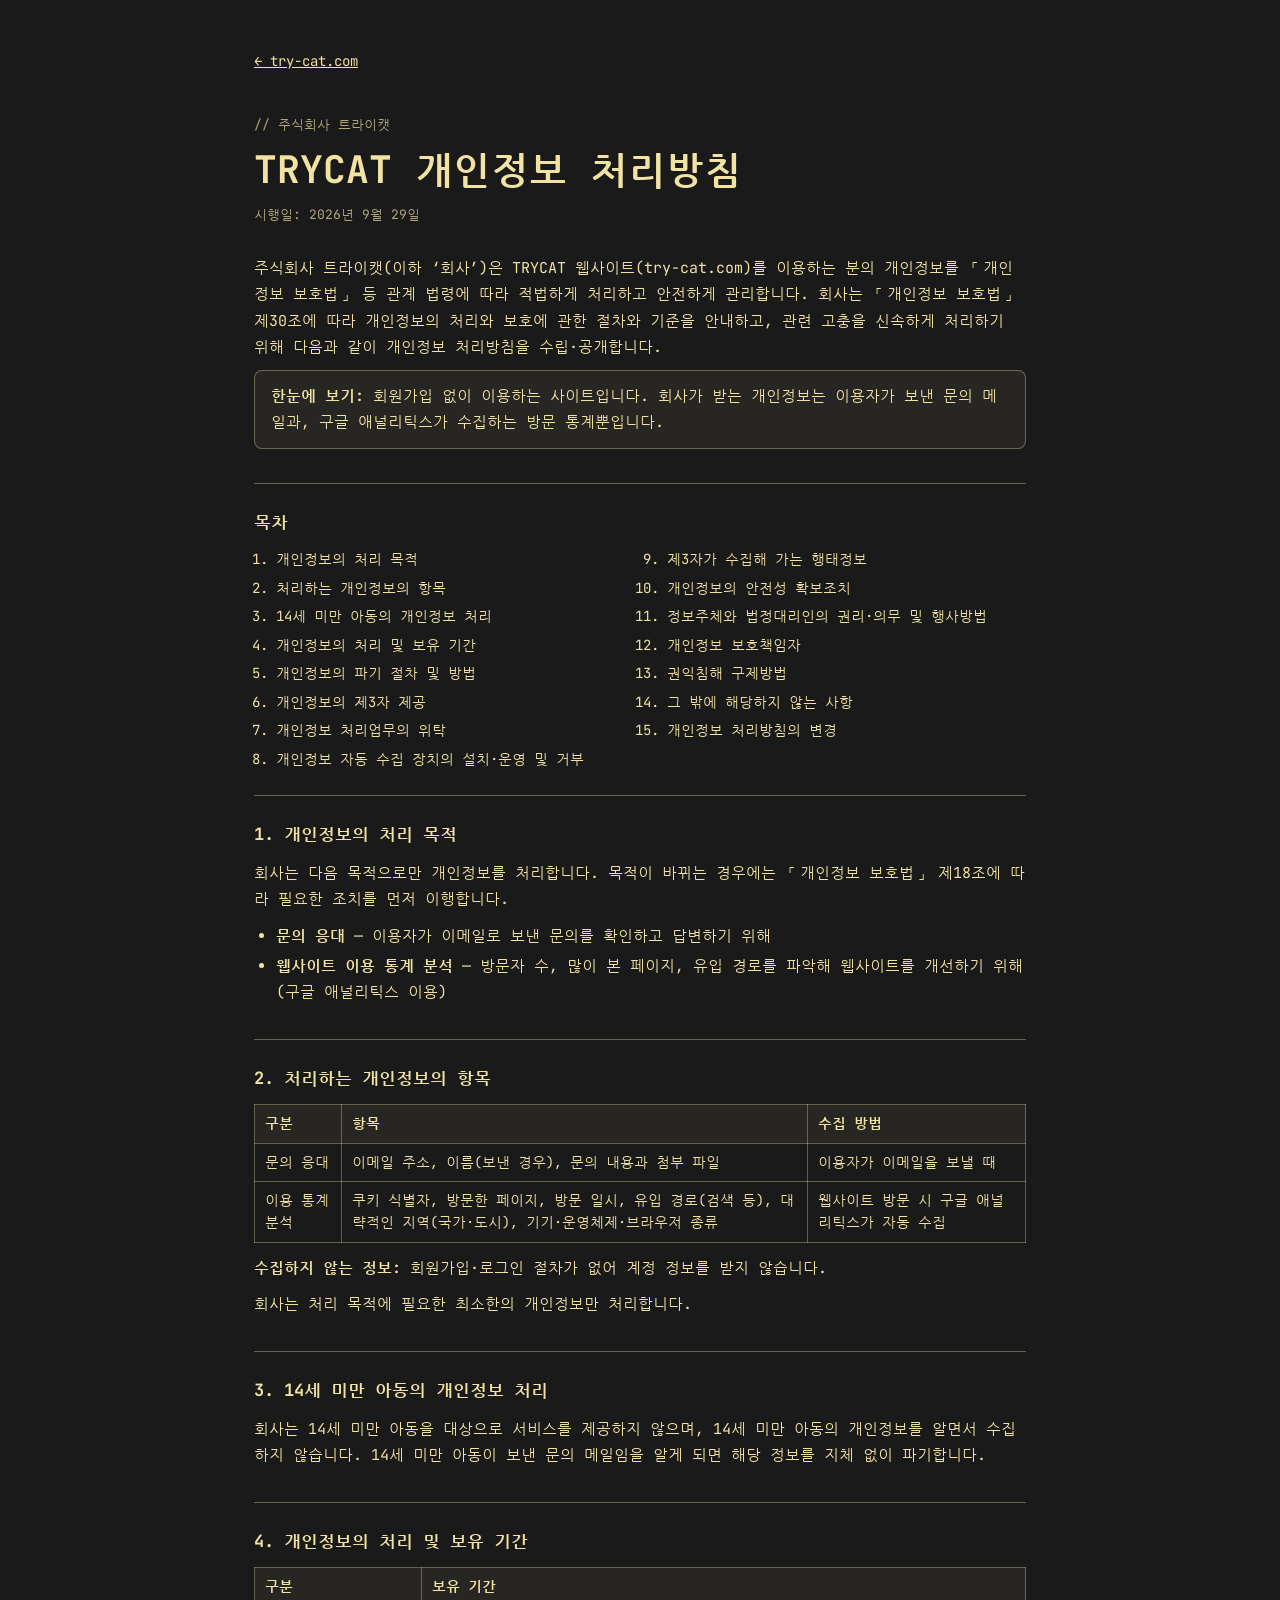
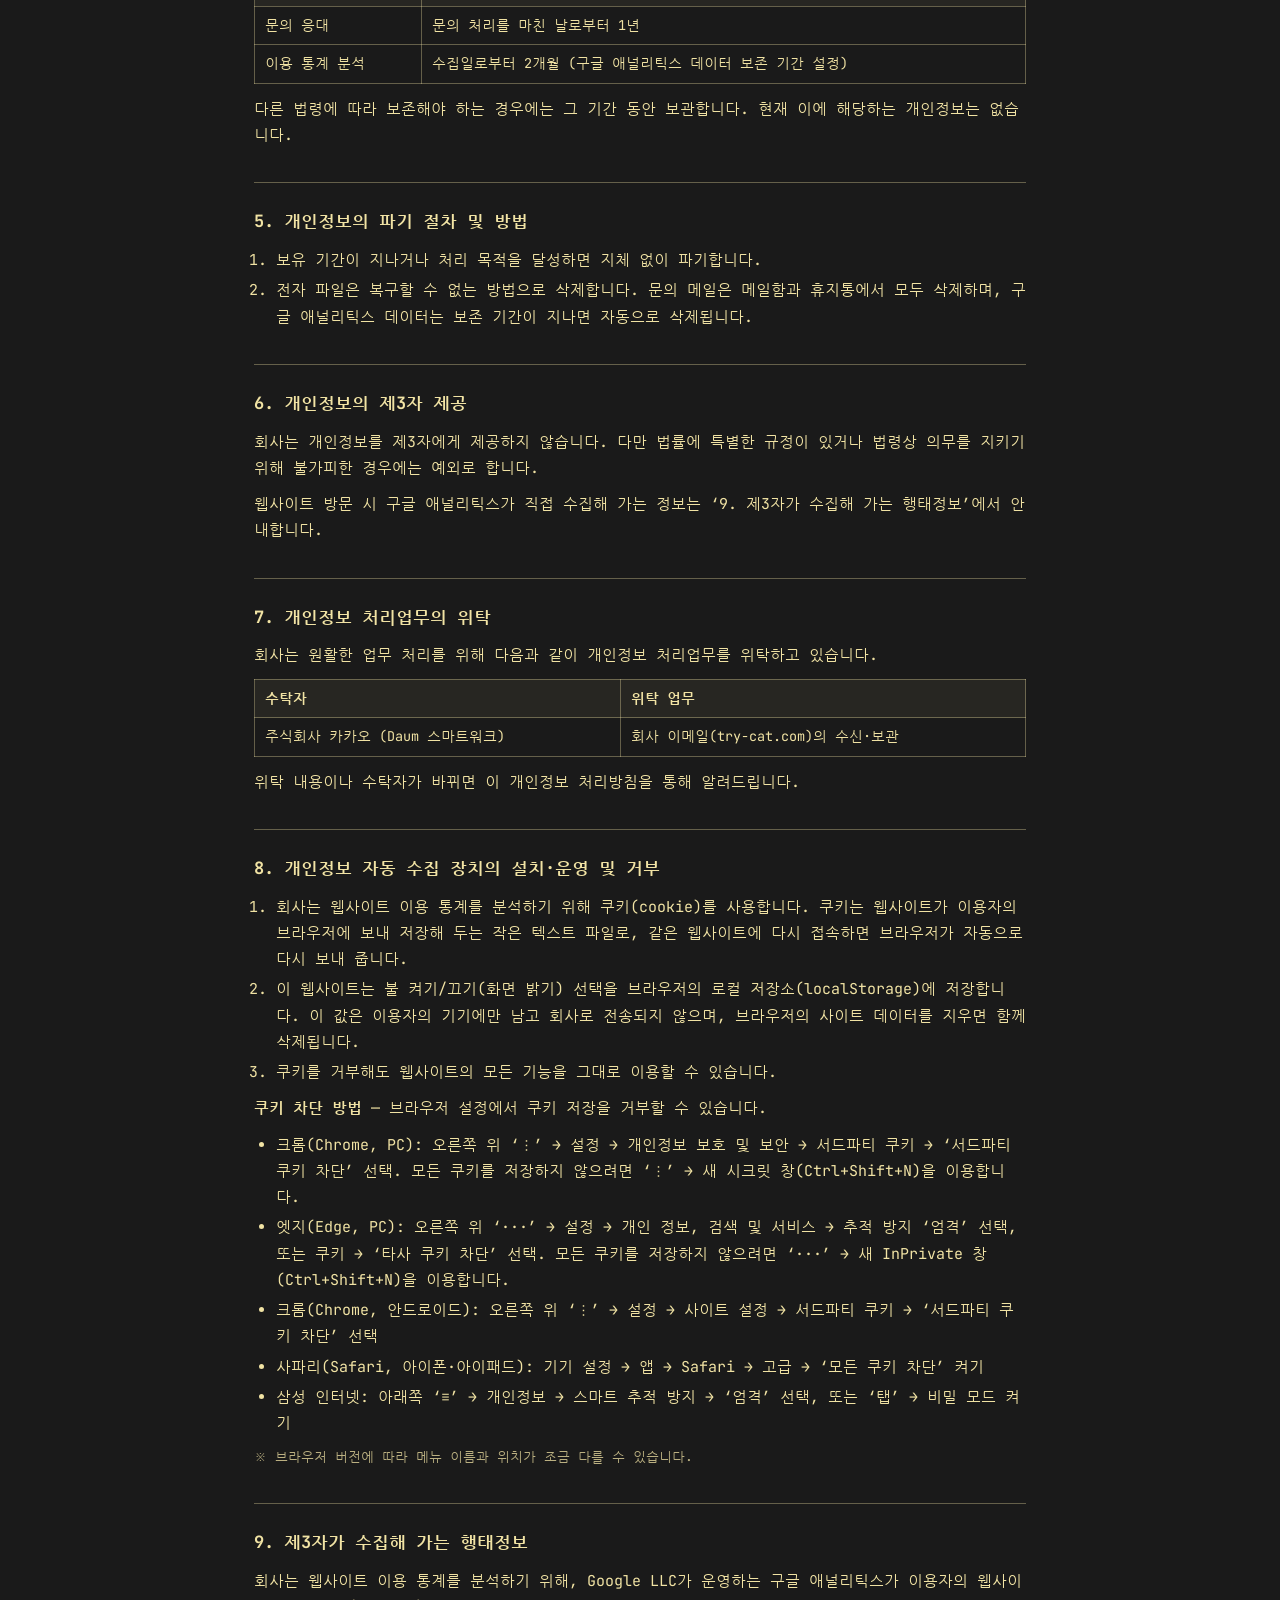
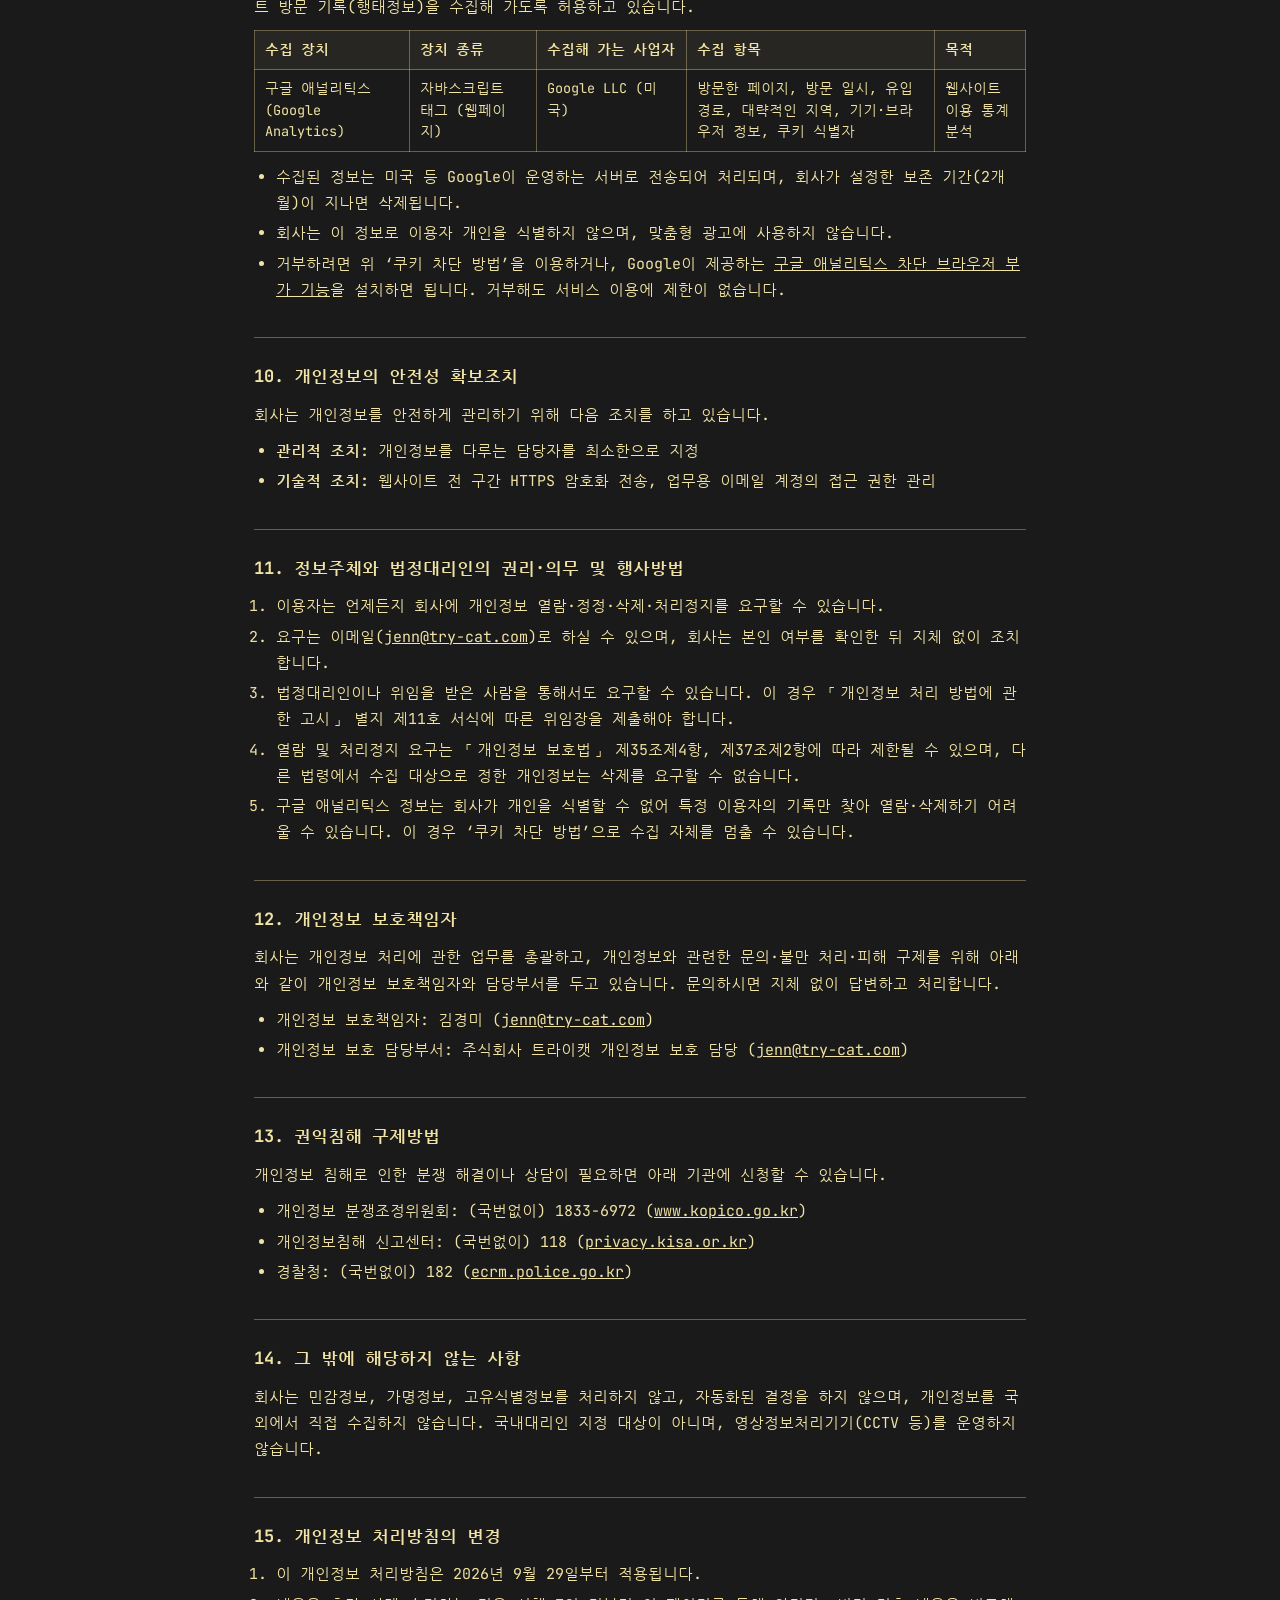
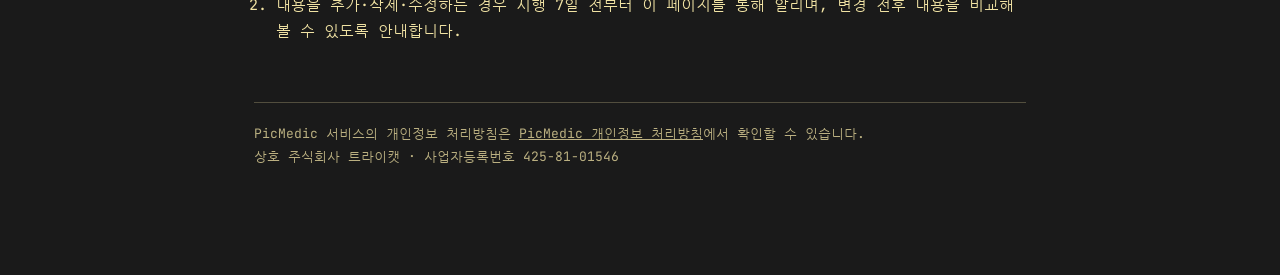
<file: privacy_policy.html>
<!doctype html>
<html lang="ko" data-theme="dark">
<head>
<meta charset="utf-8">
<meta name="viewport" content="width=device-width, initial-scale=1, viewport-fit=cover">
<title>TRYCAT 개인정보 처리방침</title>
<meta name="description" content="주식회사 트라이캣(TRYCAT) 웹사이트 개인정보 처리방침 — 문의 메일과 구글 애널리틱스 방문 통계만 처리합니다.">
<link rel="canonical" href="https://try-cat.com/privacy_policy.html">
<meta name="theme-color" content="#1A1A1A">
<link rel="icon" href="favicon.svg" type="image/svg+xml">
<link rel="apple-touch-icon" href="apple-touch-icon.png">
<link rel="stylesheet" href="https://fonts.googleapis.com/css2?family=JetBrains+Mono:wght@400;700&amp;family=Nanum+Gothic+Coding:wght@400;700&amp;display=swap">
<script>try{var t=localStorage.getItem('trycat-theme');if(t==='light'||t==='dark')document.documentElement.setAttribute('data-theme',t)}catch(e){}</script>
<style>
:root{--ground:#1A1A1A;--ink:#F1E3A4;--line:rgba(241,227,164,.35);--card:rgba(241,227,164,.06)}
[data-theme="light"]{--ground:#F1E3A4;--ink:#1A1A1A;--line:rgba(26,26,26,.3);--card:rgba(26,26,26,.06)}
*{box-sizing:border-box}
html{background:var(--ground);-webkit-text-size-adjust:100%}
body{margin:0;background:var(--ground);color:var(--ink);font-family:'JetBrains Mono','Nanum Gothic Coding',ui-monospace,Menlo,Consolas,monospace;font-size:15px;line-height:1.75}
a{color:inherit}
:focus-visible{outline:3px solid currentColor;outline-offset:4px;border-radius:4px}
.wrap{max-width:820px;margin:0 auto;padding:48px 24px 96px}
.back{font-size:14px}
.eyebrow{margin:40px 0 8px;font-size:13px;opacity:.7}
h1{margin:0;font-size:clamp(26px,5vw,38px);line-height:1.3}
.updated{margin:10px 0 0;font-size:13px;opacity:.7}
section,.toc{border-top:1px solid var(--line);padding:24px 0;scroll-margin-top:16px}
.intro{border-top:none;padding-top:28px}
h2{margin:0 0 10px;font-size:17px}
p{margin:0 0 10px}
ul,ol{margin:0 0 10px;padding-left:22px}
li{margin-bottom:4px}
.summary{background:var(--card);border:1px solid var(--line);border-radius:8px;padding:12px 16px}
.note{font-size:13px;opacity:.75}
.toc ol{margin:0;columns:2;column-gap:32px}
.toc li{break-inside:avoid;font-size:14px}
.toc a{text-decoration:none}
.toc a:hover,.toc a:focus-visible{text-decoration:underline}
.tablewrap{overflow-x:auto;margin:0 0 12px}
table{width:100%;border-collapse:collapse;font-size:13.5px;line-height:1.6}
th,td{border:1px solid var(--line);padding:8px 10px;text-align:left;vertical-align:top}
th{background:var(--card);white-space:nowrap}
.foot{margin-top:24px;border-top:1px solid var(--line);padding-top:20px;font-size:13px;opacity:.75}
@media (max-width:600px){.toc ol{columns:1}body{font-size:14px}}
</style>
</head>
<body>
<main class="wrap">
<a class="back" href="./">← try-cat.com</a>
<p class="eyebrow">// 주식회사 트라이캣</p>
<h1>TRYCAT 개인정보 처리방침</h1>
<p class="updated">시행일: 2026년 9월 29일</p>
<section class="intro">
  <p>주식회사 트라이캣(이하 ‘회사’)은 TRYCAT 웹사이트(try-cat.com)를 이용하는 분의 개인정보를 「개인정보 보호법」 등 관계 법령에 따라 적법하게 처리하고 안전하게 관리합니다. 회사는 「개인정보 보호법」 제30조에 따라 개인정보의 처리와 보호에 관한 절차와 기준을 안내하고, 관련 고충을 신속하게 처리하기 위해 다음과 같이 개인정보 처리방침을 수립·공개합니다.</p>
  <p class="summary"><strong>한눈에 보기:</strong> 회원가입 없이 이용하는 사이트입니다. 회사가 받는 개인정보는 이용자가 보낸 문의 메일과, 구글 애널리틱스가 수집하는 방문 통계뿐입니다.</p>
</section>
<nav class="toc" aria-label="목차">
  <h2>목차</h2>
  <ol>
    <li><a href="#s1">개인정보의 처리 목적</a></li>
    <li><a href="#s2">처리하는 개인정보의 항목</a></li>
    <li><a href="#s3">14세 미만 아동의 개인정보 처리</a></li>
    <li><a href="#s4">개인정보의 처리 및 보유 기간</a></li>
    <li><a href="#s5">개인정보의 파기 절차 및 방법</a></li>
    <li><a href="#s6">개인정보의 제3자 제공</a></li>
    <li><a href="#s7">개인정보 처리업무의 위탁</a></li>
    <li><a href="#s8">개인정보 자동 수집 장치의 설치·운영 및 거부</a></li>
    <li><a href="#s9">제3자가 수집해 가는 행태정보</a></li>
    <li><a href="#s10">개인정보의 안전성 확보조치</a></li>
    <li><a href="#s11">정보주체와 법정대리인의 권리·의무 및 행사방법</a></li>
    <li><a href="#s12">개인정보 보호책임자</a></li>
    <li><a href="#s13">권익침해 구제방법</a></li>
    <li><a href="#s14">그 밖에 해당하지 않는 사항</a></li>
    <li><a href="#s15">개인정보 처리방침의 변경</a></li>
  </ol>
</nav>
<section id="s1">
  <h2>1. 개인정보의 처리 목적</h2>
  <p>회사는 다음 목적으로만 개인정보를 처리합니다. 목적이 바뀌는 경우에는 「개인정보 보호법」 제18조에 따라 필요한 조치를 먼저 이행합니다.</p>
  <ul>
    <li><strong>문의 응대</strong> — 이용자가 이메일로 보낸 문의를 확인하고 답변하기 위해</li>
    <li><strong>웹사이트 이용 통계 분석</strong> — 방문자 수, 많이 본 페이지, 유입 경로를 파악해 웹사이트를 개선하기 위해 (구글 애널리틱스 이용)</li>
  </ul>
</section>
<section id="s2">
  <h2>2. 처리하는 개인정보의 항목</h2>
  <div class="tablewrap"><table>
    <thead><tr><th>구분</th><th>항목</th><th>수집 방법</th></tr></thead>
    <tbody>
      <tr><td>문의 응대</td><td>이메일 주소, 이름(보낸 경우), 문의 내용과 첨부 파일</td><td>이용자가 이메일을 보낼 때</td></tr>
      <tr><td>이용 통계 분석</td><td>쿠키 식별자, 방문한 페이지, 방문 일시, 유입 경로(검색 등), 대략적인 지역(국가·도시), 기기·운영체제·브라우저 종류</td><td>웹사이트 방문 시 구글 애널리틱스가 자동 수집</td></tr>
    </tbody>
  </table></div>
  <p><strong>수집하지 않는 정보:</strong> 회원가입·로그인 절차가 없어 계정 정보를 받지 않습니다.</p>
  <p>회사는 처리 목적에 필요한 최소한의 개인정보만 처리합니다.</p>
</section>
<section id="s3">
  <h2>3. 14세 미만 아동의 개인정보 처리</h2>
  <p>회사는 14세 미만 아동을 대상으로 서비스를 제공하지 않으며, 14세 미만 아동의 개인정보를 알면서 수집하지 않습니다. 14세 미만 아동이 보낸 문의 메일임을 알게 되면 해당 정보를 지체 없이 파기합니다.</p>
</section>
<section id="s4">
  <h2>4. 개인정보의 처리 및 보유 기간</h2>
  <div class="tablewrap"><table>
    <thead><tr><th>구분</th><th>보유 기간</th></tr></thead>
    <tbody>
      <tr><td>문의 응대</td><td>문의 처리를 마친 날로부터 1년</td></tr>
      <tr><td>이용 통계 분석</td><td>수집일로부터 2개월 (구글 애널리틱스 데이터 보존 기간 설정)</td></tr>
    </tbody>
  </table></div>
  <p>다른 법령에 따라 보존해야 하는 경우에는 그 기간 동안 보관합니다. 현재 이에 해당하는 개인정보는 없습니다.</p>
</section>
<section id="s5">
  <h2>5. 개인정보의 파기 절차 및 방법</h2>
  <ol>
    <li>보유 기간이 지나거나 처리 목적을 달성하면 지체 없이 파기합니다.</li>
    <li>전자 파일은 복구할 수 없는 방법으로 삭제합니다. 문의 메일은 메일함과 휴지통에서 모두 삭제하며, 구글 애널리틱스 데이터는 보존 기간이 지나면 자동으로 삭제됩니다.</li>
  </ol>
</section>
<section id="s6">
  <h2>6. 개인정보의 제3자 제공</h2>
  <p>회사는 개인정보를 제3자에게 제공하지 않습니다. 다만 법률에 특별한 규정이 있거나 법령상 의무를 지키기 위해 불가피한 경우에는 예외로 합니다.</p>
  <p>웹사이트 방문 시 구글 애널리틱스가 직접 수집해 가는 정보는 ‘9. 제3자가 수집해 가는 행태정보’에서 안내합니다.</p>
</section>
<section id="s7">
  <h2>7. 개인정보 처리업무의 위탁</h2>
  <p>회사는 원활한 업무 처리를 위해 다음과 같이 개인정보 처리업무를 위탁하고 있습니다.</p>
  <div class="tablewrap"><table>
    <thead><tr><th>수탁자</th><th>위탁 업무</th></tr></thead>
    <tbody>
      <tr><td>주식회사 카카오 (Daum 스마트워크)</td><td>회사 이메일(try-cat.com)의 수신·보관</td></tr>
    </tbody>
  </table></div>
  <p>위탁 내용이나 수탁자가 바뀌면 이 개인정보 처리방침을 통해 알려드립니다.</p>
</section>
<section id="s8">
  <h2>8. 개인정보 자동 수집 장치의 설치·운영 및 거부</h2>
  <ol>
    <li>회사는 웹사이트 이용 통계를 분석하기 위해 쿠키(cookie)를 사용합니다. 쿠키는 웹사이트가 이용자의 브라우저에 보내 저장해 두는 작은 텍스트 파일로, 같은 웹사이트에 다시 접속하면 브라우저가 자동으로 다시 보내 줍니다.</li>
    <li>이 웹사이트는 불 켜기/끄기(화면 밝기) 선택을 브라우저의 로컬 저장소(localStorage)에 저장합니다. 이 값은 이용자의 기기에만 남고 회사로 전송되지 않으며, 브라우저의 사이트 데이터를 지우면 함께 삭제됩니다.</li>
    <li>쿠키를 거부해도 웹사이트의 모든 기능을 그대로 이용할 수 있습니다.</li>
  </ol>
  <p><strong>쿠키 차단 방법</strong> — 브라우저 설정에서 쿠키 저장을 거부할 수 있습니다.</p>
  <ul>
    <li>크롬(Chrome, PC): 오른쪽 위 ‘⋮’ → 설정 → 개인정보 보호 및 보안 → 서드파티 쿠키 → ‘서드파티 쿠키 차단’ 선택. 모든 쿠키를 저장하지 않으려면 ‘⋮’ → 새 시크릿 창(Ctrl+Shift+N)을 이용합니다.</li>
    <li>엣지(Edge, PC): 오른쪽 위 ‘···’ → 설정 → 개인 정보, 검색 및 서비스 → 추적 방지 ‘엄격’ 선택, 또는 쿠키 → ‘타사 쿠키 차단’ 선택. 모든 쿠키를 저장하지 않으려면 ‘···’ → 새 InPrivate 창(Ctrl+Shift+N)을 이용합니다.</li>
    <li>크롬(Chrome, 안드로이드): 오른쪽 위 ‘⋮’ → 설정 → 사이트 설정 → 서드파티 쿠키 → ‘서드파티 쿠키 차단’ 선택</li>
    <li>사파리(Safari, 아이폰·아이패드): 기기 설정 → 앱 → Safari → 고급 → ‘모든 쿠키 차단’ 켜기</li>
    <li>삼성 인터넷: 아래쪽 ‘≡’ → 개인정보 → 스마트 추적 방지 → ‘엄격’ 선택, 또는 ‘탭’ → 비밀 모드 켜기</li>
  </ul>
  <p class="note">※ 브라우저 버전에 따라 메뉴 이름과 위치가 조금 다를 수 있습니다.</p>
</section>
<section id="s9">
  <h2>9. 제3자가 수집해 가는 행태정보</h2>
  <p>회사는 웹사이트 이용 통계를 분석하기 위해, Google LLC가 운영하는 구글 애널리틱스가 이용자의 웹사이트 방문 기록(행태정보)을 수집해 가도록 허용하고 있습니다.</p>
  <div class="tablewrap"><table>
    <thead><tr><th>수집 장치</th><th>장치 종류</th><th>수집해 가는 사업자</th><th>수집 항목</th><th>목적</th></tr></thead>
    <tbody>
      <tr><td>구글 애널리틱스 (Google Analytics)</td><td>자바스크립트 태그 (웹페이지)</td><td>Google LLC (미국)</td><td>방문한 페이지, 방문 일시, 유입 경로, 대략적인 지역, 기기·브라우저 정보, 쿠키 식별자</td><td>웹사이트 이용 통계 분석</td></tr>
    </tbody>
  </table></div>
  <ul>
    <li>수집된 정보는 미국 등 Google이 운영하는 서버로 전송되어 처리되며, 회사가 설정한 보존 기간(2개월)이 지나면 삭제됩니다.</li>
    <li>회사는 이 정보로 이용자 개인을 식별하지 않으며, 맞춤형 광고에 사용하지 않습니다.</li>
    <li>거부하려면 위 ‘쿠키 차단 방법’을 이용하거나, Google이 제공하는 <a href="https://tools.google.com/dlpage/gaoptout" rel="noopener">구글 애널리틱스 차단 브라우저 부가 기능</a>을 설치하면 됩니다. 거부해도 서비스 이용에 제한이 없습니다.</li>
  </ul>
</section>
<section id="s10">
  <h2>10. 개인정보의 안전성 확보조치</h2>
  <p>회사는 개인정보를 안전하게 관리하기 위해 다음 조치를 하고 있습니다.</p>
  <ul>
    <li><strong>관리적 조치:</strong> 개인정보를 다루는 담당자를 최소한으로 지정</li>
    <li><strong>기술적 조치:</strong> 웹사이트 전 구간 HTTPS 암호화 전송, 업무용 이메일 계정의 접근 권한 관리</li>
  </ul>
</section>
<section id="s11">
  <h2>11. 정보주체와 법정대리인의 권리·의무 및 행사방법</h2>
  <ol>
    <li>이용자는 언제든지 회사에 개인정보 열람·정정·삭제·처리정지를 요구할 수 있습니다.</li>
    <li>요구는 이메일(<a href="mailto:jenn@try-cat.com">jenn@try-cat.com</a>)로 하실 수 있으며, 회사는 본인 여부를 확인한 뒤 지체 없이 조치합니다.</li>
    <li>법정대리인이나 위임을 받은 사람을 통해서도 요구할 수 있습니다. 이 경우 「개인정보 처리 방법에 관한 고시」 별지 제11호 서식에 따른 위임장을 제출해야 합니다.</li>
    <li>열람 및 처리정지 요구는 「개인정보 보호법」 제35조제4항, 제37조제2항에 따라 제한될 수 있으며, 다른 법령에서 수집 대상으로 정한 개인정보는 삭제를 요구할 수 없습니다.</li>
    <li>구글 애널리틱스 정보는 회사가 개인을 식별할 수 없어 특정 이용자의 기록만 찾아 열람·삭제하기 어려울 수 있습니다. 이 경우 ‘쿠키 차단 방법’으로 수집 자체를 멈출 수 있습니다.</li>
  </ol>
</section>
<section id="s12">
  <h2>12. 개인정보 보호책임자</h2>
  <p>회사는 개인정보 처리에 관한 업무를 총괄하고, 개인정보와 관련한 문의·불만 처리·피해 구제를 위해 아래와 같이 개인정보 보호책임자와 담당부서를 두고 있습니다. 문의하시면 지체 없이 답변하고 처리합니다.</p>
  <ul>
    <li>개인정보 보호책임자: 김경미 (<a href="mailto:jenn@try-cat.com">jenn@try-cat.com</a>)</li>
    <li>개인정보 보호 담당부서: 주식회사 트라이캣 개인정보 보호 담당 (<a href="mailto:jenn@try-cat.com">jenn@try-cat.com</a>)</li>
  </ul>
</section>
<section id="s13">
  <h2>13. 권익침해 구제방법</h2>
  <p>개인정보 침해로 인한 분쟁 해결이나 상담이 필요하면 아래 기관에 신청할 수 있습니다.</p>
  <ul>
    <li>개인정보 분쟁조정위원회: (국번없이) 1833-6972 (<a href="https://www.kopico.go.kr" rel="noopener">www.kopico.go.kr</a>)</li>
    <li>개인정보침해 신고센터: (국번없이) 118 (<a href="https://privacy.kisa.or.kr" rel="noopener">privacy.kisa.or.kr</a>)</li>
    <li>경찰청: (국번없이) 182 (<a href="https://ecrm.police.go.kr" rel="noopener">ecrm.police.go.kr</a>)</li>
  </ul>
</section>
<section id="s14">
  <h2>14. 그 밖에 해당하지 않는 사항</h2>
  <p>회사는 민감정보, 가명정보, 고유식별정보를 처리하지 않고, 자동화된 결정을 하지 않으며, 개인정보를 국외에서 직접 수집하지 않습니다. 국내대리인 지정 대상이 아니며, 영상정보처리기기(CCTV 등)를 운영하지 않습니다.</p>
</section>
<section id="s15">
  <h2>15. 개인정보 처리방침의 변경</h2>
  <ol>
    <li>이 개인정보 처리방침은 2026년 9월 29일부터 적용됩니다.</li>
    <li>내용을 추가·삭제·수정하는 경우 시행 7일 전부터 이 페이지를 통해 알리며, 변경 전후 내용을 비교해 볼 수 있도록 안내합니다.</li>
  </ol>
</section>
<p class="foot">PicMedic 서비스의 개인정보 처리방침은 <a href="https://picmedic.try-cat.com/privacy-policy.html">PicMedic 개인정보 처리방침</a>에서 확인할 수 있습니다.<br>상호 주식회사 트라이캣 · 사업자등록번호 425-81-01546</p>
</main>
<script src="config.js"></script>
<script>
(function(){var S=window.SITE||{};if(!S.gaId)return;var g=document.createElement('script');g.async=true;g.src='https://www.googletagmanager.com/gtag/js?id='+encodeURIComponent(S.gaId);document.head.appendChild(g);window.dataLayer=window.dataLayer||[];window.gtag=function(){dataLayer.push(arguments)};gtag('js',new Date());gtag('config',S.gaId);})();
</script>
</body>
</html>
</file>
<file: style.css>
/* TRYCAT — style.css
   색: 검정 / 버터옐로 / 흰색.  불 끄기 = 어두운 화면(기본), 불 켜기 = 버터 화면.
   화면 폭 899px 이하는 모바일 배치, 그 위는 PC 배치예요. */

:root {
  --ground: #1A1A1A;
  --ink: #F1E3A4;
  --line: rgba(241, 227, 164, 0.35);
  --card: rgba(241, 227, 164, 0.06);
  --hl: rgba(241, 227, 164, 0.08);
  --mono: 'JetBrains Mono', 'Nanum Gothic Coding', ui-monospace, SFMono-Regular, Menlo, Consolas, monospace;
}
[data-theme="light"] {
  --ground: #F1E3A4;
  --ink: #1A1A1A;
  --line: rgba(26, 26, 26, 0.3);
  --card: rgba(26, 26, 26, 0.06);
  --hl: rgba(26, 26, 26, 0.08);
}

*, *::before, *::after { box-sizing: border-box; }
[hidden] { display: none !important; }
html { background: var(--ground); -webkit-text-size-adjust: 100%; }
body {
  margin: 0; position: relative; overflow-x: hidden;
  background: var(--ground); color: var(--ink);
  font-family: var(--mono); font-size: 16px; line-height: 1.5;
  transition: background-color .3s ease, color .3s ease;
}
h1, h2, h3, p { margin: 0; }
a { color: inherit; }
a:hover { text-decoration-thickness: 3px; }
:focus-visible { outline: 3px solid currentColor; outline-offset: 4px; border-radius: 4px; }
button { font: inherit; color: inherit; }
.wrap { width: 100%; max-width: 1168px; margin: 0 auto; padding: 0 24px; }
.only-mobile { display: none; }
.skip { position: absolute; left: 16px; top: -64px; z-index: 100; padding: 10px 16px; background: var(--ink); color: var(--ground); border-radius: 8px; }
.skip:focus { top: 16px; }

/* ---------- 불 켜기 / 끄기 ---------- */
.lamp {
  position: fixed; top: 20px; right: 24px; z-index: 50;
  width: 64px; min-height: 44px; padding: 0; border: 0; background: transparent;
  color: var(--ink); cursor: pointer; display: flex; justify-content: center; align-items: center;
  transition: transform .2s ease;
}
.lamp:hover { transform: rotate(-8deg) scale(1.08); }
.lamp svg { display: block; width: 64px; height: auto; overflow: visible; }
.lp { fill: none; stroke: currentColor; stroke-width: 3.5; stroke-linecap: round; stroke-linejoin: round; }
.lp-fill { fill: currentColor; fill-opacity: .18; stroke: none; }
.lp-on { display: none; }
[data-theme="light"] .lp-on { display: inline; }

/* ---------- 첫 화면 ---------- */
.hero {
  position: relative; min-height: 100vh; min-height: 100svh;
  display: flex; flex-direction: column; align-items: center; justify-content: center;
  padding: 72px 24px 120px;
}
.trycatch {
  display: flex; flex-direction: column; align-items: flex-start;
  font-weight: 700; font-size: clamp(60px, 8.6vw, 80px); line-height: 1.1; letter-spacing: 0;
}
.trycatch .try { font-size: 1.1875em; }
.cat { display: block; width: 4.75em; height: auto; aspect-ratio: 520 / 460; margin: .1em 0 .1em 4ch; overflow: visible; }
.hero-note { position: absolute; left: 0; right: 0; bottom: 36px; padding: 0 32px; text-align: center; font-size: 22px; line-height: 1.3; }

.ink { fill: none; stroke: currentColor; stroke-linecap: round; stroke-linejoin: round; }
.eye { fill: #FFFFFF; stroke: currentColor; stroke-linecap: round; stroke-linejoin: round; }
.pupil { fill: #1A1A1A; stroke: none; }
.w9 { stroke-width: 9; } .w12 { stroke-width: 12; } .w16 { stroke-width: 16; }
.pupils { transition: transform 90ms ease-out; }
.eyes-thin { display: none; }
.eyes-round { display: inline; }
[data-theme="light"] .eyes-thin { display: inline; }
[data-theme="light"] .eyes-round { display: none; }

/* ---------- 공통 조각 ---------- */
.section { padding-top: 168px; }
.title { font-weight: 700; font-size: clamp(32px, 4vw, 56px); line-height: 1.15; letter-spacing: -0.02em; }
.lead { margin-top: 16px; font-size: clamp(16px, 1.7vw, 24px); line-height: 1.5; }
.cmt { margin-top: 96px; font-size: 24px; line-height: 1.5; }

.win { margin-top: 32px; border: 2px solid var(--line); border-radius: 20px; background: var(--card); counter-reset: ln; }
.win.first { margin-top: 72px; }
.win-title { display: flex; align-items: center; height: 60px; padding: 0 28px; border-bottom: 2px solid var(--line); font-size: 18px; }
.win-title.plain { border-bottom: 0; height: 56px; font-size: 16px; }
.win-body { padding: 36px 0; }

.cl, .field {
  position: relative; display: flex; align-items: center; min-height: 56px; padding: 0 36px;
  counter-increment: ln; transition: background-color .15s ease;
}
.cl::before, .field::before { content: counter(ln); flex: 0 0 56px; font-size: 20px; opacity: .4; }
.cl:hover, .cl:focus-within { background: var(--hl); }
.code { font-size: 26px; white-space: nowrap; }
.indent { padding-left: 4ch; }
.kw { all: unset; color: inherit; cursor: default; font-size: 26px; padding-left: 4ch; white-space: nowrap; }
.kw:focus-visible { outline: 3px solid currentColor; outline-offset: 4px; border-radius: 4px; }
.cm { margin-left: 32px; font-size: 18px; opacity: .6; white-space: nowrap; }
.cm.grp { margin-left: calc(4ch * 26 / 18); }
.tip {
  position: absolute; right: 36px; top: 50%; width: 400px; padding: 14px 18px; border-radius: 12px;
  background: var(--ink); color: var(--ground); font-size: 15px; line-height: 1.6;
  opacity: 0; pointer-events: none; transform: translate(12px, -50%);
  transition: opacity .22s ease, transform .22s ease; z-index: 2;
}
.cl:hover .tip, .cl:focus-within .tip { opacity: 1; transform: translate(0, -50%); }

/* 모바일 접이식 목록 */
.acc-list { margin-top: 32px; border-bottom: 2px solid var(--line); }
.acc { border-top: 2px solid var(--line); }
.acc summary { list-style: none; display: flex; justify-content: space-between; align-items: center; min-height: 44px; padding: 20px 0; cursor: pointer; }
.acc summary::-webkit-details-marker { display: none; }
.acc h3 { font-size: 24px; line-height: 1.2; }
.plus { font-size: 24px; line-height: 1; transition: transform .2s ease; }
.acc[open] .plus { transform: rotate(45deg); }
.acc p { padding: 0 0 22px; font-size: 16px; line-height: 1.75; }
.acc p::before { content: "// "; }

/* ---------- 레퍼런스 ---------- */
.card { margin-top: 32px; padding: 40px; border: 2px solid var(--line); border-radius: 20px; background: var(--card); display: flex; flex-direction: column; gap: 24px; }
.card h3 { margin-top: 20px; font-size: 40px; line-height: 1.2; }
.card .desc { margin-top: 16px; max-width: 640px; font-size: 20px; line-height: 1.75; }
.card .links { display: flex; align-items: baseline; gap: 16px; font-size: 18px; line-height: 1.5; }
.card .links span { opacity: .7; }
.card .shot { display: block; width: 100%; border-radius: 12px; }
.card:has(.shot) { display: grid; grid-template-columns: 1fr 520px; gap: 24px 40px; align-items: start; }
.card .shot { grid-column: 2; grid-row: 1 / span 2; }
.cards { margin-top: 32px; display: grid; grid-template-columns: repeat(3, 1fr); gap: 24px; }
.cards .card { margin-top: 0; padding: 32px; }
.cards .card h3 { font-size: 28px; }
.cards .card .desc { font-size: 17px; }
.cards .card:has(.shot) { display: flex; }
.chip { display: inline-block; border: 2px solid var(--line); border-radius: 999px; padding: 4px 16px; font-size: 15px; line-height: 1.5; }

/* ---------- 문의 창 ---------- */
.field { min-height: 64px; }
.field.top { align-items: flex-start; padding-top: 12px; padding-bottom: 12px; }
.field.top::before { padding-top: 6px; }
.k { display: inline-block; box-sizing: content-box; padding-left: 4ch; width: 7ch; font-size: 26px; }
.q { font-size: 26px; }
.in {
  min-width: 0; width: 460px; max-width: 100%; margin: 0 4px; padding: 4px 6px;
  font-family: inherit; font-size: 24px; line-height: 1.4; color: inherit; background: transparent;
  border: 0; border-bottom: 2px dashed var(--line); border-radius: 0; outline: none;
}
textarea.in { width: 560px; resize: none; line-height: 1.6; }
.in::placeholder { color: currentColor; opacity: .4; }
.in:focus { border-bottom: 2px solid currentColor; }
.send-line { min-height: 88px; }
.send {
  padding: 12px 24px; border: 2px solid currentColor; border-radius: 12px; background: transparent;
  font-size: 24px; font-weight: 700; cursor: pointer; transition: transform .16s ease, box-shadow .16s ease;
}
.send:hover { transform: translate(-2px, -2px); box-shadow: 6px 6px 0 currentColor; }
.send:active { transform: none; box-shadow: none; }
.hint { margin-left: 24px; font-size: 16px; opacity: .6; }
.status-line .txt { font-size: 22px; }
.lnk { all: unset; margin-left: 24px; cursor: pointer; text-decoration: underline; font-size: 18px; }
.lnk:focus-visible { outline: 3px solid currentColor; outline-offset: 4px; border-radius: 4px; }
.contact-line { margin-top: 32px; display: flex; align-items: baseline; gap: 16px; font-size: 18px; line-height: 1.4; }
.contact-line a { display: inline-flex; align-items: center; min-height: 44px; font-weight: 700; }

/* ---------- 하단 정보 ---------- */
.footer { margin-top: 0; padding-bottom: 220px; }
.company { display: flex; align-items: stretch; }
.company .lines { flex: 1; padding: 24px 0; min-width: 0; }
.company .cl { min-height: 44px; }
.company .cl::before { flex-basis: 48px; font-size: 16px; }
.company .code { font-size: 20px; }
.company .cm { font-size: 16px; }
.logo-panel { flex: 0 0 340px; padding: 24px; display: flex; align-items: center; justify-content: center; }
.logo { display: block; width: 240px; height: auto; aspect-ratio: 445 / 355; }
.lg { fill: currentColor; stroke: none; }
.copy { margin-top: 20px; font-size: 15px; line-height: 1.6; opacity: .7; }
.plain-info { font-size: 14px; line-height: 1.9; }
.plain-info div { display: flex; gap: 16px; }
.plain-info span:first-child { min-width: 116px; opacity: .7; }

/* ---------- 페이지 맨 아래 왼쪽 모서리 고양이 (불 켰을 때만) ---------- */
.catcorner { position: absolute; left: 0; bottom: 0; width: 210px; height: 178px; overflow: hidden; pointer-events: none; }
.catcorner img { position: absolute; left: 0; top: 0; width: 210px; height: 178px; opacity: 0; transform: translateY(110%); transition: opacity .5s ease, transform .6s ease; user-select: none; }
[data-theme="light"] .catcorner img { opacity: 1; transform: translateY(0); }

/* ---------- 404 ---------- */
.nf { min-height: 100vh; min-height: 100svh; display: flex; flex-direction: column; justify-content: center; padding: 48px 24px; gap: 32px; }
.nf pre { margin: 0; font: inherit; font-weight: 700; font-size: clamp(28px, 6vw, 56px); line-height: 1.3; white-space: pre-wrap; }
.nf a { font-size: 20px; }

/* ---------- 모바일 배치 ---------- */
@media (max-width: 899px) {
  .cards { grid-template-columns: 1fr; margin-top: 24px; gap: 16px; }
  .cards .card { padding: 24px; }
  .cards .card .desc { font-size: 16px; }
  .only-desktop { display: none !important; }
  .only-mobile { display: block; }
  .contact-line.only-mobile { display: flex; }
  .lamp { top: 12px; right: 12px; width: 52px; }
  .lamp svg { width: 52px; }
  .section { padding-top: 64px; }
  .win.first { margin-top: 40px; }
  .cmt { margin-top: 72px; font-size: 16px; }
  .card { padding: 24px; margin-top: 24px; }
  .card h3 { margin-top: 14px; font-size: 28px; }
  .card .desc { margin-top: 10px; font-size: 16px; }
  .card .links { font-size: 14px; }
  .card:has(.shot) { display: flex; }
  .chip { padding: 2px 14px; font-size: 14px; }
  .acc-list { margin-top: 24px; }
  .contact-line { margin-top: 24px; font-size: 18px; }
  .footer { padding-bottom: 130px; }
  .footer .logo { width: 96px; margin-bottom: 24px; }
  .copy { margin-top: 16px; font-size: 13px; }
  .catcorner { width: 120px; height: 66px; }
  .catcorner img { width: 120px; height: 102px; }
}
@media (max-width: 640px) {
  .trycatch { font-size: clamp(48px, 15.4vw, 60px); }
  .trycatch .try { font-size: 1em; }
  .cat { width: 3.2em; }
  .hero-note { bottom: 28px; padding: 0 24px; font-size: 15px; line-height: 1.5; }
}

@media (prefers-reduced-motion: reduce) {
  *, *::before, *::after { transition: none !important; animation: none !important; }
  .cl:hover .tip, .cl:focus-within .tip, .tip { transform: translate(0, -50%); }
}
</file>
